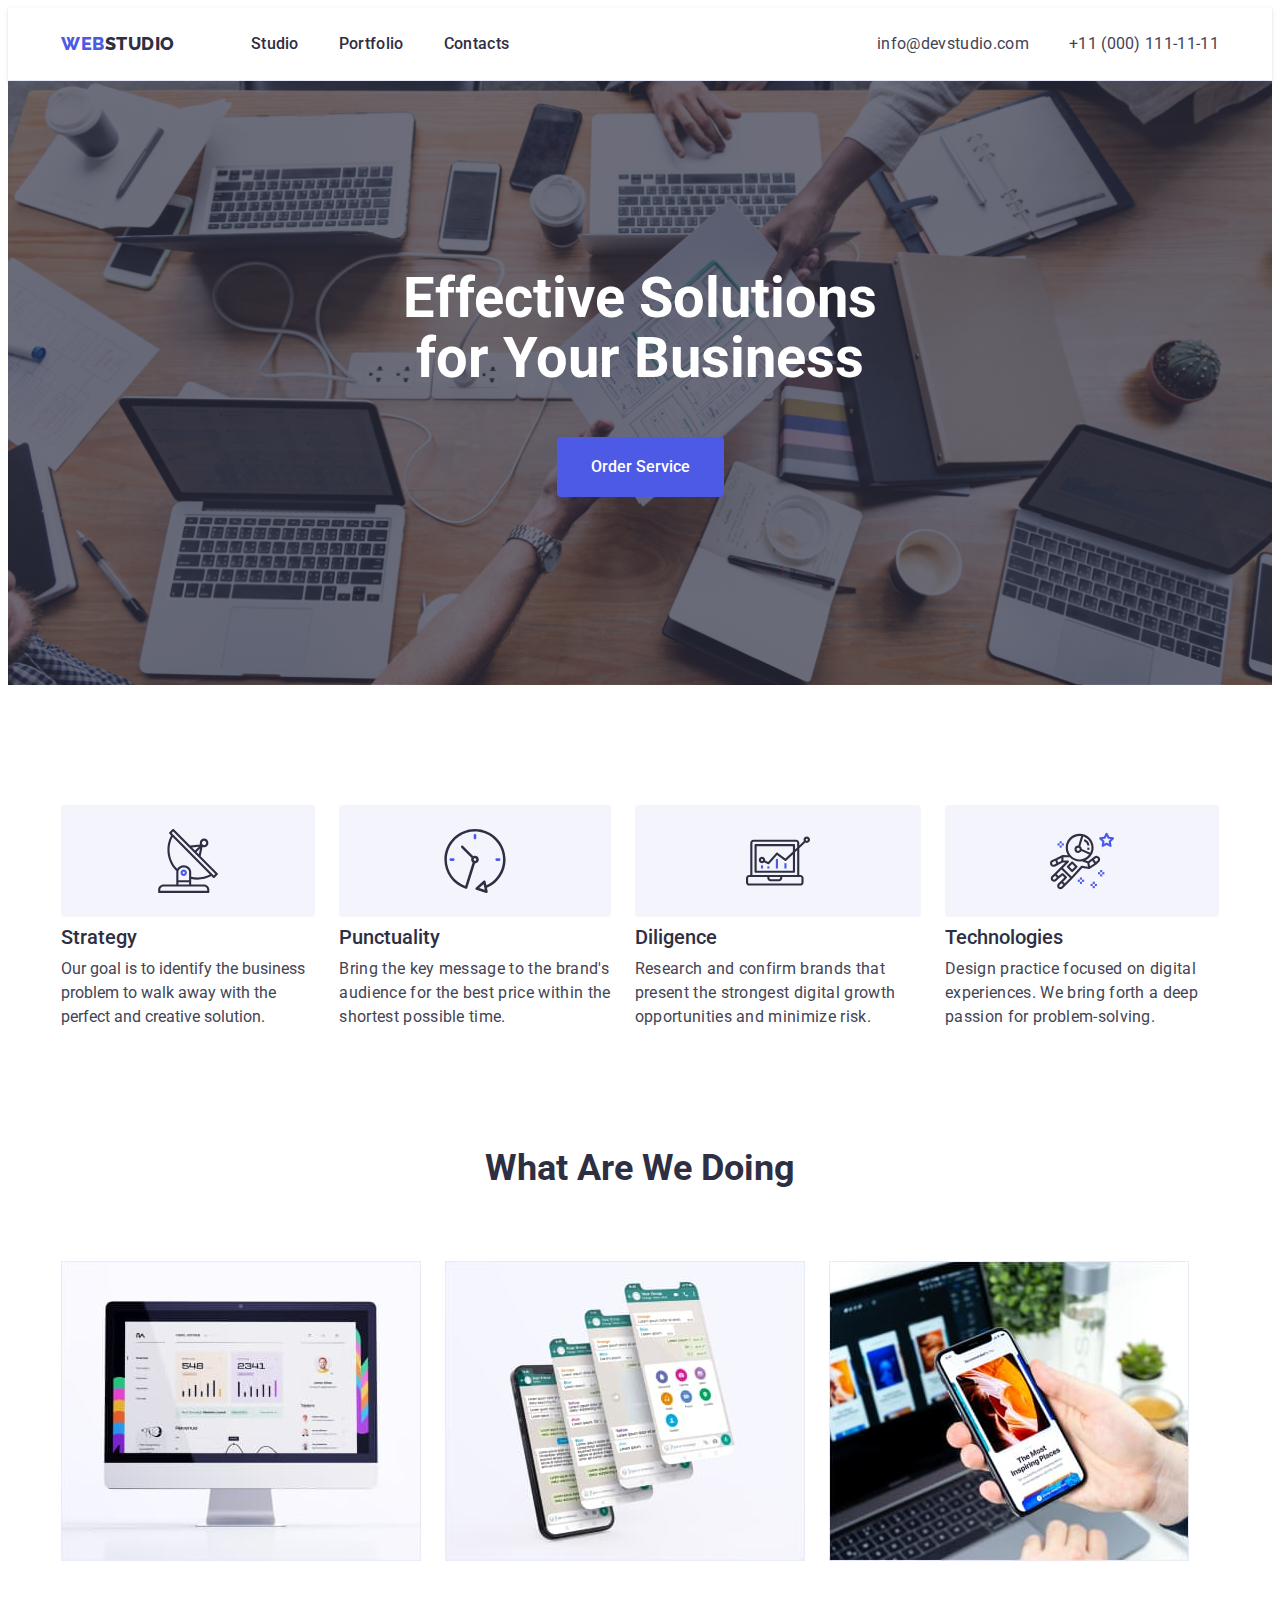
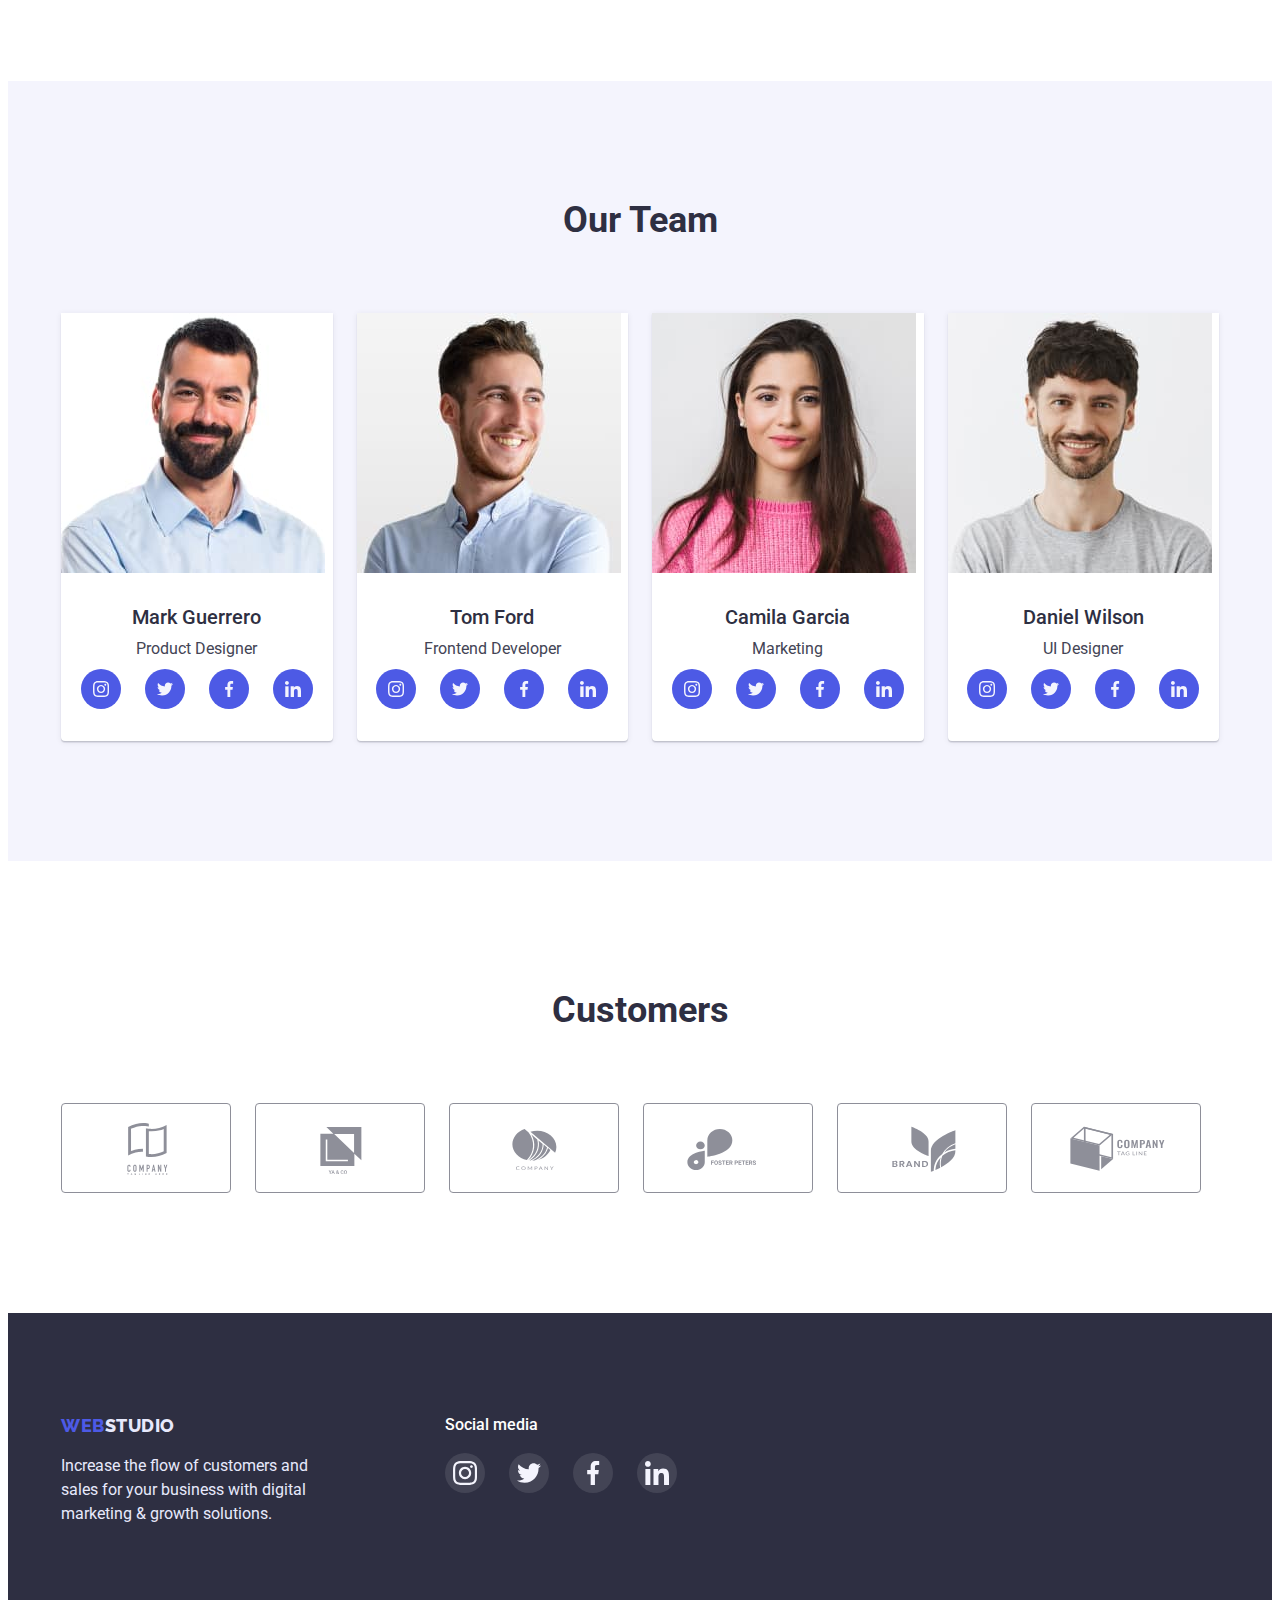
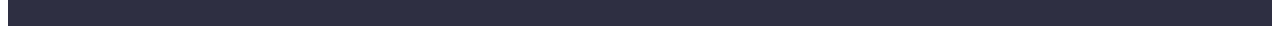
<file: index.html>
<!DOCTYPE html>
<html lang="en">
  <head>
    <meta charset="UTF-8" />
    <meta http-equiv="X-UA-Compatible" content="IE=edge" />
    <meta name="viewport" content="width=device-width, initial-scale=1.0" />
    <link rel="preconnect" href="https://fonts.googleapis.com" />
    <link rel="preconnect" href="https://fonts.gstatic.com" crossorigin />
    <link href="https://fonts.googleapis.com/css2?family=Raleway:wght@800&family=Roboto:wght@400;500;700&display=swap"
      rel="stylesheet" />
      <link rel="stylesheet" href="https://cdnjs.cloudflare.com/ajax/libs/modern-normalize/1.1.0/modern-normalize.min.css"
        integrity="sha512-wpPYUAdjBVSE4KJnH1VR1HeZfpl1ub8YT/NKx4PuQ5NmX2tKuGu6U/JRp5y+Y8XG2tV+wKQpNHVUX03MfMFn9Q=="
        crossorigin="anonymous" referrerpolicy="no-referrer" />
        <link rel="stylesheet" href="./css/styles.css">
    <title>WEBSTUDIO</title>
  </head>
  <body>
  <header class="header">
    <div class="container header-container">
      <nav class="site-nav">
        <a href="./index.html" class="logo"><span class="logo-web">Web</span>Studio</a>
        <ul class="nav-list">
          <li class="item">
            <a href="./index.html" class="nav-link">Studio</a>
          </li>
          <li class="item">
            <a href="./portfolio.html" class="nav-link">Portfolio</a>
          </li>
          <li class="item">
            <a href="" class="nav-link">Contacts</a>
          </li>
        </ul>
    </nav>
  <address class="address-wrap">
    <ul class="addres-list">
      <li class="item">
        <a href="mailto:info@devstudio.com" class="address">info@devstudio.com</a>
      </li>
      <li class="item">
        <a href="tel:+110001111111" class="address">+11 (000) 111-11-11</a>
      </li>
    </ul>
  </address>  
  </div>
  </header>

  <main>
    <section class="hero ">
      <h1 class="hero-title">Effective Solutions for Your Business</h1>
      <button class="hero-btn" type="button">Order Service</button>
    </section>

    <section class="privilege">
      <div class="container">
      <h2 class="hidden-title">Privilege</h2>
      <ul class="privilege-list">
        <li class="privelege-item">
              <div class="privelege-icon">
                <svg class="privelege-img">
                  <use href="./images/icons.svg#icon-antenna"></use>
                </svg>
              </div>
              <h3 class="section-subtitle">Strategy</h3>
              <p>
                Our goal is to identify the business problem to walk away with
                the perfect and creative solution.
              </p>
            </li>
        <li class="privelege-item">
          <div class="privelege-icon">
            <svg class="privelege-img">
              <use href="./images/icons.svg#icon-clock"></use>
            </svg>
          </div>
          <h3 class="section-subtitle">Punctuality</h3>
          <p class="section-txt">
            Bring the key message to the brand's audience for the best price
            within the shortest possible time.
          </p>
        </li>
        <li class="privelege-item">
          <div class="privelege-icon">
            <svg class="privelege-img">
              <use href="./images/icons.svg#icon-diagram"></use>
            </svg>
          </div>
          <h3 class="section-subtitle">Diligence</h3>
          <p class="section-txt">
            Research and confirm brands that present the strongest digital
            growth opportunities and minimize risk.
          </p>
        </li>
        <li class="privelege-item">
          <div class="privelege-icon">
            <svg class="privelege-img">
              <use href="./images/icons.svg#icon-astronaut"></use>
            </svg>
          </div>
          <h3 class="section-subtitle">Technologies</h3>
          <p class="section-txt">
            Design practice focused on digital experiences. We bring forth a
            deep passion for problem-solving.
          </p>
        </li>
      </ul>
      </div>
    </section>

      <section class="doing">
        <div class="container">
          <h2 class="doing-title">What are we doing</h2>
          <ul class="doing-list">
            <li>
              <img class="doing-img" src="./images/image_01.jpg" alt="Web sites" width="360" />
            </li>
            <li>
              <img class="doing-img" src="./images/image_02.jpg" alt="Mobile application" width="360" />
            </li>
            <li>
              <img class="doing-img" src="./images/image_03.jpg" alt="Perfect experiences" width="360" />
            </li>
          </ul>
        </div>
      </section>

    <section class="our-team">
      <div class="container">
      <h2 class="team-title">Our Team</h2>
      <ul class="team-list">
        <li class="team-item">
          <img class="team-img" src="./images/image_04.jpg" alt="Mark Guerrero foto" width="264" />
          <div class="member">
            <h3 class="section-subtitle">Mark Guerrero</h3>
            <p class="profession">Product Designer</p>
            <ul class="team-social">
              <li>
                <a class="team-link" href="#">
                  <svg class="social-icon">
                    <use href="./images/icons.svg#icon-instagram"></use>
                  </svg>
                </a>
              </li>
              <li>
                <a class="team-link" href="#">
                  <svg class="social-icon">
                    <use href="./images/icons.svg#icon-twitter"></use>
                  </svg>
                </a>
              </li>
              <li>
                <a class="team-link" href="#">
                  <svg class="social-icon">
                    <use href="./images/icons.svg#icon-facebook"></use>
                  </svg>
                </a>
              </li>
              <li>
                <a class="team-link" href="#">
                  <svg class="social-icon">
                    <use href="./images/icons.svg#icon-linkedin"></use>
                  </svg>
                </a>
              </li>
            </ul>
          </div>
        </li>
        <li class="team-item">
          <img class="team-img" src="./images/image_05.jpg" alt="Tom Ford foto" width="264" />
          <div class="member">
            <h3 class="section-subtitle">Tom Ford</h3>
            <p class="profession">Frontend Developer</p>
            <ul class="team-social">
              <li>
                <a class="team-link" href="#">
                  <svg class="social-icon">
                    <use href="./images/icons.svg#icon-instagram"></use>
                  </svg>
                </a>
              </li>
              <li>
                <a class="team-link" href="#">
                  <svg class="social-icon">
                    <use href="./images/icons.svg#icon-twitter"></use>
                  </svg>
                </a>
              </li>
              <li>
                <a class="team-link" href="#">
                  <svg class="social-icon">
                    <use href="./images/icons.svg#icon-facebook"></use>
                  </svg>
                </a>
              </li>
              <li>
                <a class="team-link" href="#">
                  <svg class="social-icon">
                    <use href="./images/icons.svg#icon-linkedin"></use>
                  </svg>
                </a>
              </li>
            </ul>
          </div>
        </li>
        <li class="team-item">
          <img class="team-img" src="./images/image_06.jpg" alt="Camila Garcia foto" width="264" />
          <div class="member">
            <h3 class="section-subtitle">Camila Garcia</h3>
            <p class="profession">Marketing</p>
            <ul class="team-social">
              <li>
                <a class="team-link" href="#">
                  <svg class="social-icon">
                    <use href="./images/icons.svg#icon-instagram"></use>
                  </svg>
                </a>
              </li>
              <li>
                <a class="team-link" href="#">
                  <svg class="social-icon">
                    <use href="./images/icons.svg#icon-twitter"></use>
                  </svg>
                </a>
              </li>
              <li>
                <a class="team-link" href="#">
                  <svg class="social-icon">
                    <use href="./images/icons.svg#icon-facebook"></use>
                  </svg>
                </a>
              </li>
              <li>
                <a class="team-link" href="#">
                  <svg class="social-icon">
                    <use href="./images/icons.svg#icon-linkedin"></use>
                  </svg>
                </a>
              </li>
            </ul>
          </div>
        </li>
        <li class="team-item">
          <img class="team-img" src="./images/image_07.jpg" alt="Daniel Wilson foto" width="264" />
          <div class="member">
            <h3 class="section-subtitle">Daniel Wilson</h3>
            <p class="profession">UI Designer</p>
            <ul class="team-social">
              <li>
                <a class="team-link" href="#">
                  <svg class="social-icon">
                    <use href="./images/icons.svg#icon-instagram"></use>
                  </svg>
                </a>
              </li>
              <li>
                <a class="team-link" href="#">
                  <svg class="social-icon">
                    <use href="./images/icons.svg#icon-twitter"></use>
                  </svg>
                </a>
              </li>
              <li>
                <a class="team-link" href="#">
                  <svg class="social-icon">
                    <use href="./images/icons.svg#icon-facebook"></use>
                  </svg>
                </a>
              </li>
              <li>
                <a class="team-link" href="#">
                  <svg class="social-icon">
                    <use href="./images/icons.svg#icon-linkedin"></use>
                  </svg>
                </a>
              </li>
            </ul>
          </div>
        </li>
      </ul>
      </div>
    </section>
    <section>

      
  <section class="customers">
    <div class="container">
      <h2 class="customers-title">Customers</h2>
      <ul class="customers-list">
        <li>
          <a class="customers-link" href="#">
            <svg class="customers-logo">
              <use href="./images/icons.svg#icon-logo-01"></use>
              >
            </svg>
          </a>
        </li>
        <li>
          <a class="customers-link" href="#">
            <svg class="customers-logo">
              <use href="./images/icons.svg#icon-logo-02"></use>
              >
            </svg>
          </a>
        </li>
        <li>
          <a class="customers-link" href="#">
            <svg class="customers-logo">
              <use href="./images/icons.svg#icon-logo-03"></use>
            </svg>
          </a>
        </li>
        <li>
          <a class="customers-link" href="#">
            <svg class="customers-logo">
              <use href="./images/icons.svg#icon-logo-04"></use>
              >
            </svg>
          </a>
        </li>
        <li>
          <a class="customers-link" href="#">
            <svg class="customers-logo">
              <use href="./images/icons.svg#icon-logo-05"></use>
              >
            </svg>
          </a>
        </li>
        <li>
          <a class="customers-link" href="#">
            <svg class="customers-logo">
              <use href="./images/icons.svg#icon-logo-06"></use>
              >
            </svg>
          </a>
        </li>
      </ul>
    </div>
  </section>
  </main>

  <footer class="footer">
    <div class="container footer-container">
      <div>
        <a href="./index.html" class="logo footer-logo"><span class="logo-web">Web</span>Studio</a>
        <p class="footer-text">
          Increase the flow of customers and sales for your business with
          digital marketing & growth solutions.
        </p>
      </div>
  
      <div class="soc-media">
        <p class="soc-media-title">Social media</p>
        <ul class="team-social">
          <li class="team-social-item">
            <a class="team-link soc-link" href="#">
              <svg class="soc-icon">
                <use href="./images/icons.svg#icon-instagram"></use>
              </svg>
            </a>
          </li>
          <li class="team-social-item">
            <a class="team-link soc-link" href="#">
              <svg class="soc-icon">
                <use href="./images/icons.svg#icon-twitter"></use>
              </svg>
            </a>
          </li>
          <li class="team-social-item">
            <a class="team-link soc-link" href="#">
              <svg class="soc-icon">
                <use href="./images/icons.svg#icon-facebook"></use>
              </svg>
            </a>
          </li>
          <li class="team-social-item">
            <a class="team-link soc-link" href="#">
              <svg class="soc-icon">
                <use href="./images/icons.svg#icon-linkedin"></use>
              </svg>
            </a>
          </li>
        </ul>
      </div>
    </div>
  </footer>

  </body>
</html>
</file>
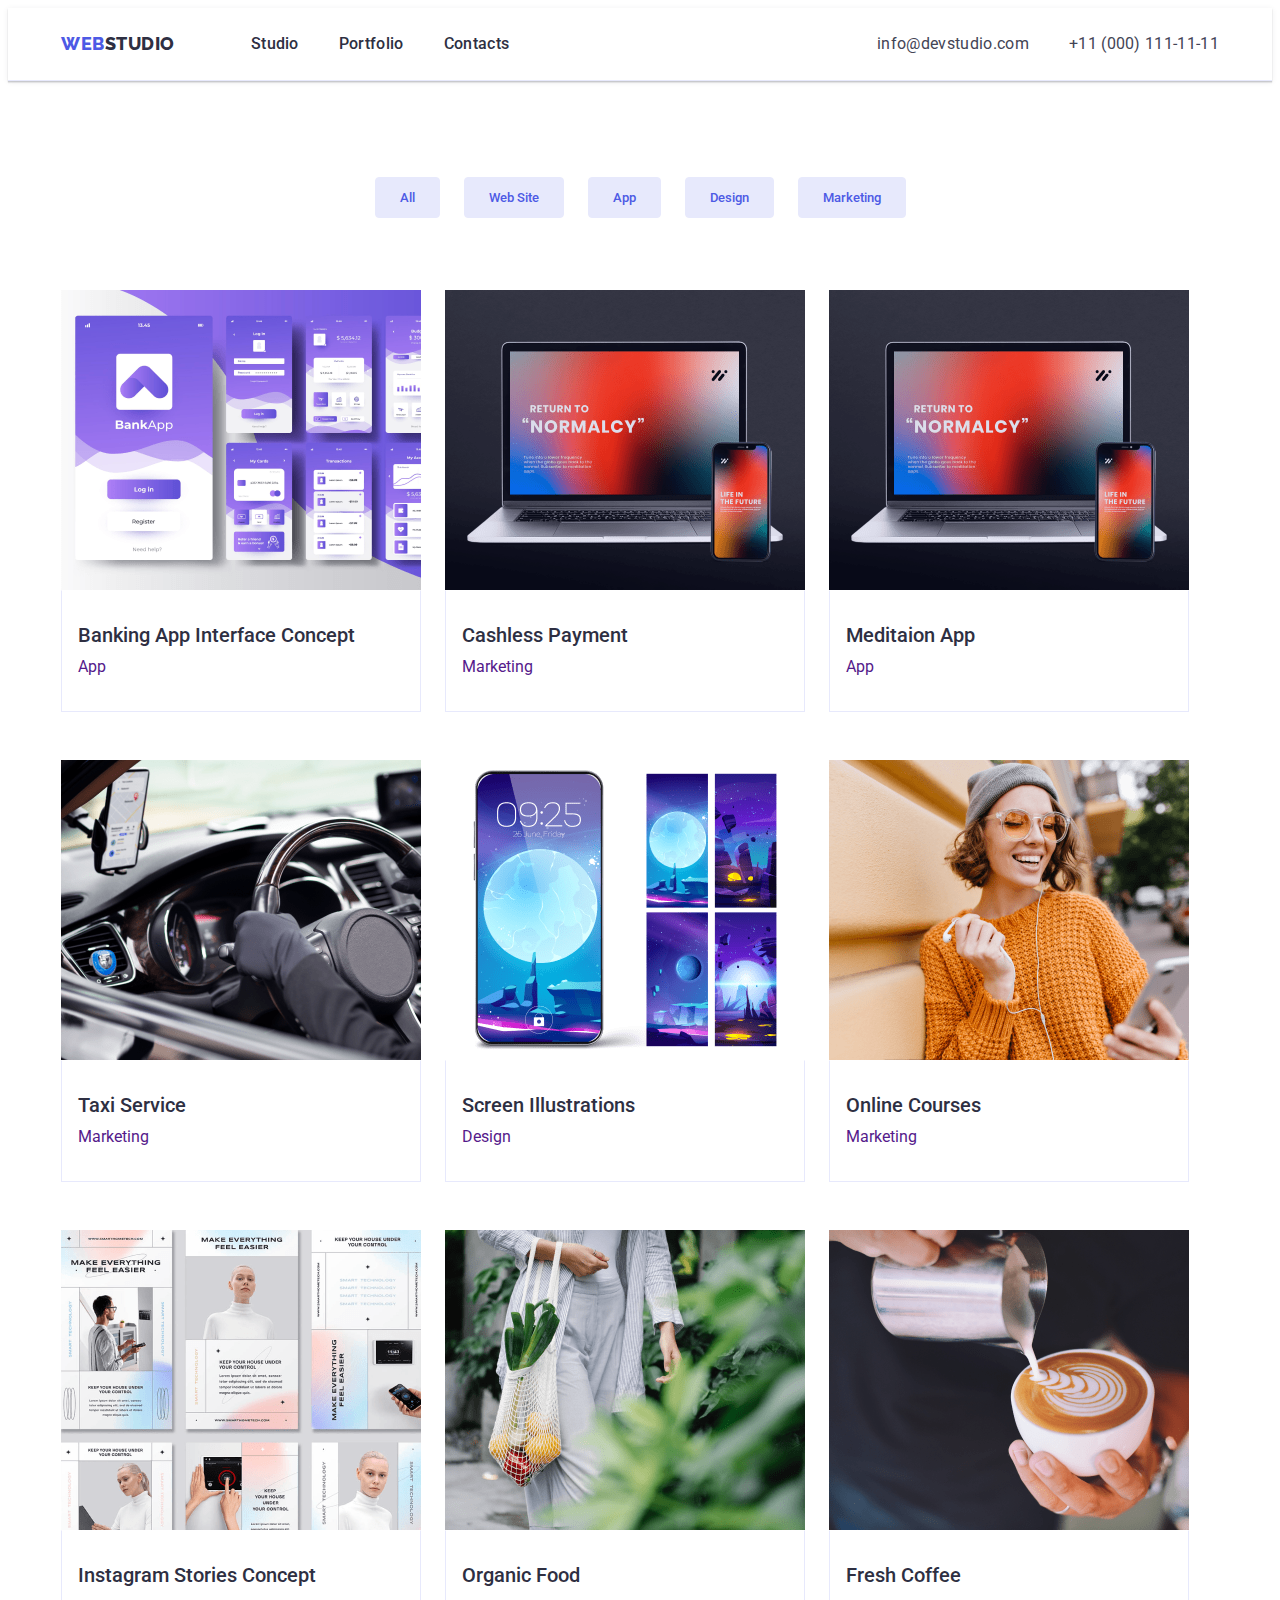
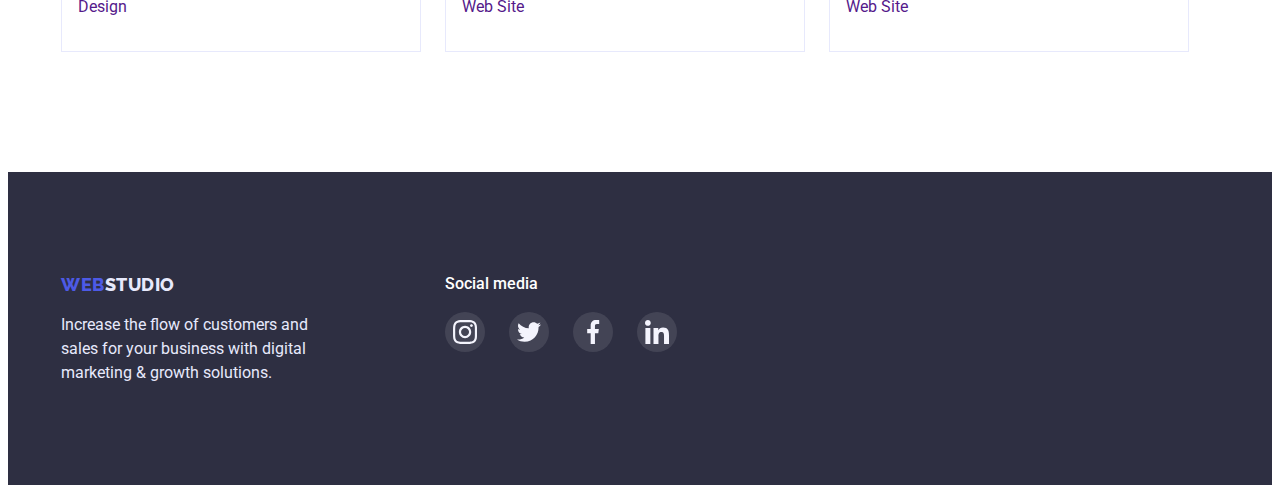
<file: portfolio.html>
<!DOCTYPE html>
<html lang="en">
<head>
    <meta charset="UTF-8">
    <meta http-equiv="X-UA-Compatible" content="IE=edge">
    <meta name="viewport" content="width=device-width, initial-scale=1.0">
    <link rel="preconnect" href="https://fonts.googleapis.com" />
    <link rel="preconnect" href="https://fonts.gstatic.com" crossorigin />
    <link href="https://fonts.googleapis.com/css2?family=Raleway:wght@800&family=Roboto:wght@400;500;700&display=swap"
        rel="stylesheet" />
        <link rel="stylesheet" href="https://cdnjs.cloudflare.com/ajax/libs/modern-normalize/1.1.0/modern-normalize.min.css"
            integrity="sha512-wpPYUAdjBVSE4KJnH1VR1HeZfpl1ub8YT/NKx4PuQ5NmX2tKuGu6U/JRp5y+Y8XG2tV+wKQpNHVUX03MfMFn9Q=="
            crossorigin="anonymous" referrerpolicy="no-referrer" />
    <link rel="stylesheet" href="./css/styles.css">
    <title>Portfolio</title>
</head>
<body>
    <header class="header">
        <div class="container header-container">
            <nav class="site-nav">
                <a href="./index.html" class="logo"><span class="logo-web">Web</span>Studio</a>
                <ul class="nav-list">
                    <li class="item">
                        <a href="./index.html" class="nav-link">Studio</a>
                    </li>
                    <li class="item">
                        <a href="./portfolio.html" class="nav-link">Portfolio</a>
                    </li>
                    <li class="item">
                        <a href="" class="nav-link">Contacts</a>
                    </li>
                </ul>
            </nav>
            <address class="address-wrap">
                <ul class="addres-list">
                    <li class="item">
                        <a href="mailto:info@devstudio.com" class="address">info@devstudio.com</a>
                    </li>
                    <li class="item">
                        <a href="tel:+110001111111" class="address">+11 (000) 111-11-11</a>
                    </li>
                </ul>
            </address>
        </div>
    </header>

        <section class="portfolio">
            <div class="container">
            <h1 class="hidden-title">About Portfolio</h1>
            <ul class="filter-list">
                <li><button type="button" class="filter-btn" >All</button></li>
                <li><button type="button" class="filter-btn" >Web Site</button></li>
                <li><button type="button" class="filter-btn" >App</button></li>
                <li><button type="button" class="filter-btn" >Design</button></li>
                <li><button type="button" class="filter-btn" >Marketing</button></li>
            </ul>

                <ul class="work-list">
                    <li>
                        <a class="work-link" href="">
                            <img class="work-img" src="./images/img-01.png" alt="Mobile interface" width="360" />
                            <div class="work-wrap">
                                <h2 class="section-subtitle">
                                    Banking App Interface Concept
                                </h2>
                                <p>App</p>
                            </div>
                        </a>
                    </li>
                    <li>
                        <a class="work-link" href="">
                            <img class="work-img" src="./images/img-03.png" alt="Smartphone payment" width="360" />
                            <div class="work-wrap">
                                <h2 class="section-subtitle">Cashless Payment</h2>
                                <p>Marketing</p>
                            </div>
                        </a>
                    </li>
                    <li>
                        <a class="work-link" href="">
                            <img class="work-img" src="./images/img-03.png" alt="Notebook with images" width="360" />
                            <div class="work-wrap">
                                <h2 class="section-subtitle">Meditaion App</h2>
                                <p>App</p>
                            </div>
                        </a>
                    </li>
                    <li>
                        <a class="work-link" href="">
                            <img class="work-img" src="./images/img-04.png" alt="Taxi driver" width="360" />
                            <div class="work-wrap">
                                <h2 class="section-subtitle">Taxi Service</h2>
                                <p>Marketing</p>
                            </div>
                        </a>
                    </li>
                    <li>
                        <a class="work-link" href="">
                            <img class="work-img" src="./images/img-05.png" alt="Screen illustrations" width="360" />
                            <div class="work-wrap">
                                <h2 class="section-subtitle">Screen Illustrations</h2>
                                <p>Design</p>
                            </div>
                        </a>
                    </li>
                    <li>
                        <a class="work-link" href="">
                            <img class="work-img" src="./images/img-06.png" alt="Woman learn online" width="360" />
                            <div class="work-wrap">
                                <h2 class="section-subtitle">Online Courses</h2>
                                <p>Marketing</p>
                            </div>
                        </a>
                    </li>
                    <li>
                        <a class="work-link" href="">
                            <img class="work-img" src="./images/img-07.png" alt="Instagram stories" width="360" />
                            <div class="work-wrap">
                                <h2 class="section-subtitle">Instagram Stories Concept</h2>
                                <p>Design</p>
                            </div>
                        </a>
                    </li>
                    <li>
                        <a class="work-link" href="">
                            <img class="work-img" src="./images/img-08.png" alt="Woman with bag" width="360" />
                            <div class="work-wrap">
                                <h2 class="section-subtitle">Organic Food</h2>
                                <p>Web Site</p>
                            </div>
                        </a>
                    </li>
                    <li>
                        <a class="work-link" href="">
                            <img class="work-img" src="./images/img-09.png" alt="A cup of coffee" width="360" />
                            <div class="work-wrap">
                                <h2 class="section-subtitle">Fresh Coffee</h2>
                                <p>Web Site</p>
                            </div>
                        </a>
                    </li>
                </ul>
                </div>
                </section>
    </main>
    
<footer class="footer">
    <div class="container footer-container">
        <div>
            <a href="./index.html" class="logo footer-logo"><span class="logo-web">Web</span>Studio</a>
            <p class="footer-text">
                Increase the flow of customers and sales for your business with
                digital marketing & growth solutions.
            </p>
        </div>

        <div class="soc-media">
            <p class="soc-media-title">Social media</p>
            <ul class="team-social">
                <li class="team-social-item">
                    <a class="team-link soc-link" href="#">
                        <svg class="soc-icon">
                            <use href="./images/icons.svg#icon-instagram"></use>
                        </svg>
                    </a>
                </li>
                <li class="team-social-item">
                    <a class="team-link soc-link" href="#">
                        <svg class="soc-icon">
                            <use href="./images/icons.svg#icon-twitter"></use>
                        </svg>
                    </a>
                </li>
                <li class="team-social-item">
                    <a class="team-link soc-link" href="#">
                        <svg class="soc-icon">
                            <use href="./images/icons.svg#icon-facebook"></use>
                        </svg>
                    </a>
                </li>
                <li class="team-social-item">
                    <a class="team-link soc-link" href="#">
                        <svg class="soc-icon">
                            <use href="./images/icons.svg#icon-linkedin"></use>
                        </svg>
                    </a>
                </li>
            </ul>
        </div>
    </div>
</footer>

    </body>
    
    </html>
</file>
<file: css/styles.css>
:root{
   --primary-brand-clr: #4d5ae5;
      --pressed-state-clr: #404bbf;
      --dark-clr: #2e2f42;
      --success-clr: #31d0aa;
      --text-ptimary-clr: #434455;
      --text-secondary-clr: #8e8f99;
      --accent-clr: #e7e9fc;
      --light-clr: #f4f4fd;
      --overlay-clr: rgba(46, 47, 66, 0.4);
      --background-hero: rgba(46, 47, 66, 0.7);
      --background-primary: #fff;
   }
   body {
   font-family: 'Roboto' ,sans-serif;
      font-size: 16px;
      line-height: 1.5;
      color: var(--text-ptimary-clr);
   }

   /* reset */
   ul {
      list-style-type: none;
   }

   h1,
   h2,
   h3,
   h4,
   p,
   ul {
      margin: 0;
      padding: 0;
   }
   /* Components */

   .container {
      width: 1158px;
      margin-left: auto;
      margin-right: auto;
      padding: 0 15px;
   }

   /* utils */
   .hidden-title {
      position: absolute;
      width: 1px;
      height: 1px;
      margin: -1px;
      border: 0;
      padding: 0;

      white-space: nowrap;
      clip-path: inset(100%);
      clip: rect(0 0 0 0);
      overflow: hidden;
   }

   /* header */

   .header {
      border-bottom: 1px solid var(--accent-clr);

      box-shadow: 0px 2px 1px rgba(46, 47, 66, 0.08), 0px 1px 1px rgba(46, 47, 66, 0.16), 0px 1px 6px rgba(46, 47, 66, 0.08);
   }

   .site-nav {
      display: flex;
      align-items: center;
   }

   .header-container {
      display: flex;
      align-items: center;
   }

   .nav-list {
      display: flex;
      gap: 40px;
   }

   .logo {
      margin-right: 76px;

      font-family: "Raleway";
      font-weight: 800;
      font-size: 18px;
      line-height: 1.4;
      text-decoration: none;
      text-transform: uppercase;
      color: var(--dark-clr);
      letter-spacing: 0.03em;
      
   }

   .logo-web {
      color: var(--primary-brand-clr);
   }

   .nav-link {
      padding-top: 24px;
      padding-bottom: 24px;
      display: block;
      font-weight: 500;
      color: var(--dark-clr);
      text-decoration: none;   
      letter-spacing: 0.02em;
   }


   .nav-link:hover,
   .nav-link:focus {
   color: var(--pressed-state-clr);
   } 

   .address-wrap {
      margin-left: auto;
   }

   .addres-list {
      display: flex;
      gap: 40px;
   }

   .address {
      margin-left: auto;
      padding-top: 24px;
      padding-bottom: 24px;
   text-decoration: none;
   color:var(--text-ptimary-clr);
   font-style: normal;
   letter-spacing: 0.02em;
   }
   .adress:hover,
   .adress:focus {
      color: var(--pressed-state-clr);
   }

   /*Hero*/
   .section-txt {
      letter-spacing: 0.02em;
   }

   .hero {
      color: var(--background-primary);
      padding-top: 188px;
      padding-bottom: 188px;
      text-align: center;
      background-color: var(--dark-clr);
         background-repeat: no-repeat;
         background-size: cover;
         background-position: center;
         background-image: linear-gradient(
            var(--background-hero),
               var(--background-hero)),
            url(../images/people-office.jpg);
         color: var(--background-primary);
      max-width: 1440px;
      margin: 0 auto;
   }

   .hero-title{
      margin-bottom: 48px;
         margin-right: auto;
         margin-left: auto;
         width: 505px;
      
         font-size: 56px;
         line-height: 1.07;
   }
   
   .hero-btn {
      padding: 16px 32px;
      background-color: var(--primary-brand-clr);
      color: var(--background-primary);
      font-family: "Roboto";
      font-style: normal;
      font-weight: 500;
      font-size: 16px;
      line-height: 24px;
      border-radius: 4px;
      border-color: transparent;
      cursor: pointer;
   }

   /*Privilege*/
   .privilege {
      padding-top: 120px;
      padding-bottom: 120px;
   }

   .privilege-list {
      display: flex;
      gap: 24px;
   }

   .privilege-item {
      flex-basis: calc((100% - 72px) / 4);
   }
      .privelege-icon {
         display: flex;
         align-items: center;
         justify-content: center;
         height: 112px;
         margin-bottom: 8px;
         border-radius: 4px;
         align-items: center;
   
         background-color: var(--light-clr);
      }

      .privelege-img {
         width: 64px;
         height: 64px;
      }

   .section-subtitle {
      margin-bottom: 8px;
      font-weight: 500;
      font-size: 20px;
      line-height: 1.2;
      color: var(--dark-clr);
   }

   /* What are we doing */

   .doing {
      padding-bottom: 120px;
   }

   .doing-title {
      text-align: center;
      margin-bottom: 72px;

      color: var(--dark-clr);

      font-weight: 700;
      font-size: 36px;
      line-height: 1.11;

      text-transform: capitalize;
   }

   .doing-list {
      display: flex;
      gap: 24px;
      
   }

   .doing-img {
      display: block;
      max-width: 100%;
      height: auto;
   }

   /* Our team */

      .our-team {
         padding-top: 120px;
         padding-bottom: 120px;
   
         background-color: var(--light-clr);
      }
   
      .team-title {
         margin-bottom: 72px;
   
         font-size: 36px;
         line-height: 1.11;
         text-align: center;
         text-transform: capitalize;
   
         color: var(--dark-clr);
      }
   
      .team-list {
         display: flex;
         gap: 24px;
      }
   
      .team-img {
         display: block;
         max-width: 100%;
         height: auto;
      }
   
      .team-item {
         flex-basis: calc((100% - 48px) / 4);
         box-shadow: 0px 1px 6px rgba(46, 47, 66, 0.08),
            0px 1px 1px rgba(46, 47, 66, 0.16), 0px 2px 1px rgba(46, 47, 66, 0.08);
         border-radius: 0px 0px 4px 4px;
   
         background-color: var(--background-primary);
         text-align: center;
      }
   
      .team-social {
         display: flex;
         justify-content: center;
         gap: 24px;
      }
   
      .team-link {
         display: flex;
         width: 40px;
         height: 40px;
         align-items: center;
         justify-content: center;
   
         background-color: var(--primary-brand-clr);
         color: var(--light-clr);
         border-radius: 50%;
   
         cursor: pointer;
      }
   
      .team-link:hover,
      .team-link:focus {
         background-color: var(--pressed-state-clr);
      }
   
      .social-icon {
         fill: currentColor;
         width: 16px;
         height: 16px;
      }
   
      .member {
         padding-top: 32px;
         padding-bottom: 32px;
      }
   
      .profession {
         margin-top: 8px;
         margin-bottom: 8px;
      }

      /* Customer */
.customers {
   padding-top: 130px;
   padding-bottom: 120px;
}

.customers-title {
   margin-bottom: 72px;

   font-size: 36px;
   line-height: 1.11;
   text-align: center;

   color: var(--dark-clr);
}
svg {
   fill: currentColor;
}
.customers-list {
   display: flex;
   gap: 24px;
}

.customers-link {
   display: flex;
   width: 168px;
   height: 88px;
   align-items: center;
   justify-content: center;
   color: var(--text-secondary-clr);
   border: 1px solid var(--text-secondary-clr);
   border-radius: 4px;
   
}

.customers-link:hover,
.customers-link:focus {
   color: var(--pressed-state-clr);
   border-color: var(--pressed-state-clr);
}

.customers-logo {
   width: 104px;
   height: 56px;
}

    /*Footer*/
    
   .footer-container {
  display: flex;
}

.footer {
  padding-top: 100px;
  padding-bottom: 100px;

  background-color: var(--dark-clr);
}

.footer-logo {
  display: block;
  margin-right: 0;
  margin-bottom: 16px;
  padding-top: 0;
  padding-bottom: 0;

  color: var(--accent-clr);
}

.footer-text {
  display: block;
  max-width: 264px;
  color: var(--accent-clr);
}

.soc-media {
  margin-left: 120px;
}

.soc-media-title {
  margin-bottom: 16px;
  font-weight: 500;

  color: var(--background-primary);
}

.soc-link {
  background-color: rgba(255, 255, 255, 0.1);
}

.soc-link:hover,
.soc-link:focus {
  background-color: var(--success-clr);
}

.soc-icon {
  fill: currentColor;
  width: 24px;
  height: 24px;
}
   /*Portfolio*/

 .portfolio {
    padding-top: 96px;
    padding-bottom: 120px;
 }

 .filter-list {
    display: flex;
    gap: 24px;
    justify-content: center;
    margin-bottom: 72px;
 }

 .filter-btn {
    padding: 12px 24px;

    color: var(--primary-brand-clr);

    font-family: inherit;
    font-weight: 500;

    background-color: var(--accent-clr);
    border: 1px solid var(--accent-clr);
    border-radius: 4px;
    cursor: pointer;
 }

 .filter-btn:hover,
 .filter-btn:focus {
    color: var(--background-primary);
    background-color: var(--pressed-state-clr);
    box-shadow: 0px 3px 1px rgba(0, 0, 0, 0.1), 0px 2px 1px rgba(0, 0, 0, 0.08),
       0px 2px 2px rgba(0, 0, 0, 0.12);
 }

 .work-list {
    display: flex;
    gap: 24px;
    row-gap: 48px;
    flex-wrap: wrap;
 }

 .work-wrap {
    padding-left: 16px;
    padding-top: 32px;
    padding-bottom: 32px;

    border: 1px solid var(--accent-clr);
    border-top: 1px solid transparent;
 }

 .work-link {
    display: block;
    flex-basis: calc((100% / 3) - 48px);
    text-decoration: none;
 }

 .work-link:hover,
 .work-link:focus {
    box-shadow: 0px 1px 6px rgba(46, 47, 66, 0.08),
       0px 1px 1px rgba(46, 47, 66, 0.16), 0px 2px 1px rgba(46, 47, 66, 0.08);
 }

 .work-img {
    display: block;
 }
</file>
